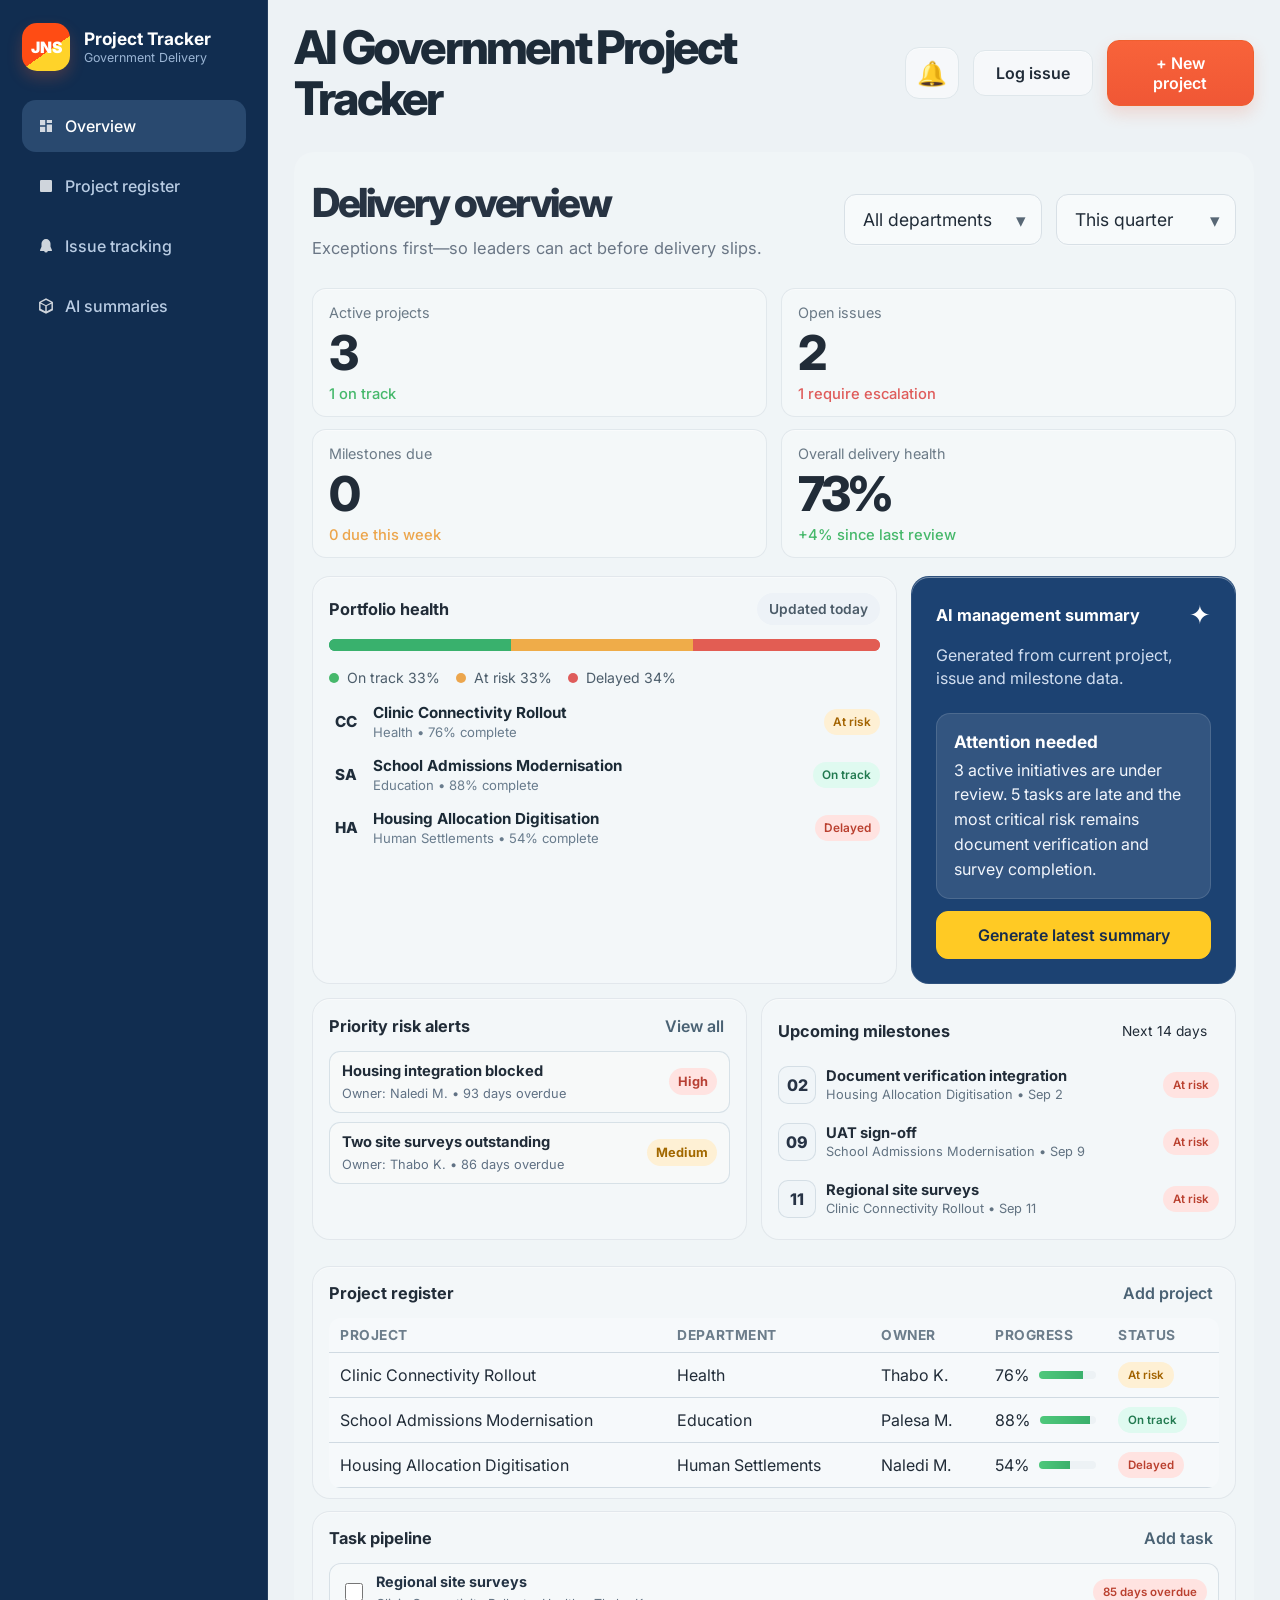
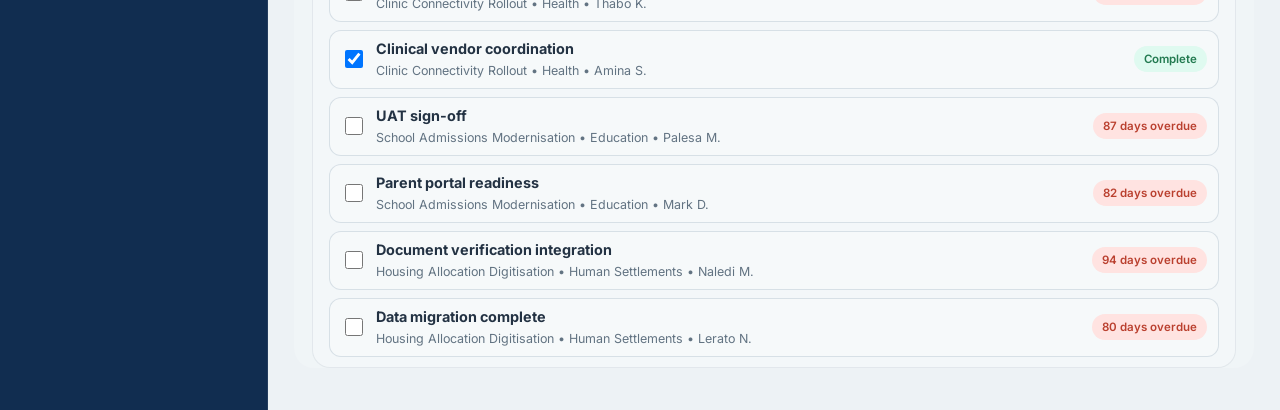
<file: src/index.html>
<!DOCTYPE html>
<html lang="en">
  <head>
    <meta charset="UTF-8" />
    <meta name="viewport" content="width=device-width, initial-scale=1.0" />
    <title>JNS AI Government Project Tracker</title>
    <link rel="preconnect" href="https://fonts.googleapis.com" />
    <link rel="preconnect" href="https://fonts.gstatic.com" crossorigin />
    <link href="https://fonts.googleapis.com/css2?family=Inter:wght@400;500;600;700;800;900&display=swap" rel="stylesheet" />
    <link rel="stylesheet" href="styles.css" />
  </head>
  <body>
    <div class="app-shell">
      <aside class="sidebar" aria-label="Sidebar navigation">
        <div class="brand-mark" aria-label="JNS home">
          <span>JNS</span>
        </div>
        <div class="brand-copy">
          <strong>Project Tracker</strong>
          <span>Government Delivery</span>
        </div>

        <nav class="sidebar-nav" aria-label="Pages">
          <a class="nav-button active" href="index.html" aria-label="Overview" title="Overview">
            <svg viewBox="0 0 24 24" aria-hidden="true"><path d="M4 4h7v7H4zm9 0h7v4h-7zm0 6h7v10h-7zM4 13h7v7H4z"/></svg>
            <span>Overview</span>
          </a>
          <a class="nav-button" href="projects.html" aria-label="Projects" title="Projects">
            <svg viewBox="0 0 24 24" aria-hidden="true"><path d="M4 5.5A1.5 1.5 0 0 1 5.5 4h13A1.5 1.5 0 0 1 20 5.5v13a1.5 1.5 0 0 1-1.5 1.5h-13A1.5 1.5 0 0 1 4 18.5zm2 1.5h12v10H6zm2 2v6h8v-6zm2 1h4v4h-4z"/></svg>
            <span>Project register</span>
          </a>
          <a class="nav-button" href="issues.html" aria-label="Issues" title="Issues">
            <svg viewBox="0 0 24 24" aria-hidden="true"><path d="M12 2.75a6 6 0 0 1 6 6v4.4l1.9 4.1a1 1 0 0 1-.9 1.45H4.99a1 1 0 0 1-.9-1.45l1.9-4.1V8.75a6 6 0 0 1 6-6zm0 18a2.5 2.5 0 0 1-2.45-2h4.9A2.5 2.5 0 0 1 12 20.75z"/></svg>
            <span>Issue tracking</span>
          </a>
          <a class="nav-button" href="tasks.html" aria-label="Tasks" title="Tasks">
            <svg viewBox="0 0 24 24" aria-hidden="true"><path d="M12 1.75 2.75 6.5v11L12 22.25l9.25-4.75v-11zm0 2.2 6.75 3.47-6.75 3.47-6.75-3.47zm-7.25 5 6.25 3.2v6.88l-6.25-3.21zm14.5 0v6.87l-6.25 3.21v-6.88z"/></svg>
            <span>AI summaries</span>
          </a>
        </nav>
      </aside>

      <main class="page-content">
        <header class="topbar">
          <h1>AI Government Project Tracker</h1>

          <div class="header-actions">
            <button class="pill-button icon-button" id="openNotifications" aria-label="Notifications">
              <span class="bell">🔔</span>
            </button>
            <button class="pill-button secondary" id="openIssueModal">Log issue</button>
            <button class="pill-button primary" id="openProjectModal">+ New project</button>
          </div>
        </header>

        <aside id="notificationPanel" class="notification-panel hidden" aria-live="polite">
          <div class="panel-header compact">
            <h3>Automated reminders</h3>
            <button class="text-button" id="closeNotifications">Close</button>
          </div>
          <ul id="reminderList"></ul>
        </aside>

        <section class="overview-panel">
          <div class="overview-header">
            <div>
              <h2>Delivery overview</h2>
              <p>Exceptions first—so leaders can act before delivery slips.</p>
            </div>

            <div class="filters">
              <label class="select-wrap">
                <span class="sr-only">Department</span>
                <select id="departmentFilter" aria-label="Department">
                  <option value="All departments">All departments</option>
                  <option value="Human Settlements">Human Settlements</option>
                  <option value="Health">Health</option>
                  <option value="Education">Education</option>
                </select>
              </label>

              <label class="select-wrap">
                <span class="sr-only">Period</span>
                <select aria-label="Period">
                  <option>This quarter</option>
                  <option>This month</option>
                </select>
              </label>
            </div>
          </div>

          <div class="stats-grid">
            <article class="stat-card">
              <div class="label">Active projects</div>
              <div class="value" id="activeProjectsStat">12</div>
              <div class="meta success" id="activeProjectsMeta">8 on track</div>
            </article>

            <article class="stat-card">
              <div class="label">Open issues</div>
              <div class="value" id="openIssuesStat">7</div>
              <div class="meta danger" id="openIssuesMeta">2 require escalation</div>
            </article>

            <article class="stat-card">
              <div class="label">Milestones due</div>
              <div class="value" id="milestonesDueStat">9</div>
              <div class="meta warning" id="milestonesDueMeta">3 due this week</div>
            </article>

            <article class="stat-card">
              <div class="label">Overall delivery health</div>
              <div class="value" id="deliveryHealthStat">78%</div>
              <div class="meta success" id="deliveryHealthMeta">+4% since last review</div>
            </article>
          </div>

          <div class="bottom-panels">
            <div class="panel portfolio-panel">
              <div class="panel-header">
                <h3>Portfolio health</h3>
                <span class="badge subtle">Updated today</span>
              </div>

              <div class="bar-track" aria-label="Portfolio health distribution">
                <span class="segment green" id="portfolioOnTrack" style="width: 62%"></span>
                <span class="segment amber" id="portfolioAtRisk" style="width: 23%"></span>
                <span class="segment red" id="portfolioDelayed" style="width: 15%"></span>
              </div>

              <div class="legend">
                <span class="legend-item"><i class="dot green"></i><span id="legendOnTrack">On track 62%</span></span>
                <span class="legend-item"><i class="dot amber"></i><span id="legendAtRisk">At risk 23%</span></span>
                <span class="legend-item"><i class="dot red"></i><span id="legendDelayed">Delayed 15%</span></span>
              </div>

              <div class="project-list" id="projectList"></div>
            </div>

            <aside class="panel ai-panel">
              <div class="panel-header compact">
                <h3>AI management summary</h3>
                <span class="spark">✦</span>
              </div>

              <p class="muted">Generated from current project, issue and milestone data.</p>

              <div class="summary-box">
                <strong>Attention needed</strong>
                <p id="summaryText">Housing Allocation Digitisation is delayed by document-verification integration. Clinic Connectivity is at risk because two regional site surveys are overdue.</p>
              </div>

              <button class="generate-button" id="generateSummary">Generate latest summary</button>
            </aside>
          </div>

          <div class="alert-grid">
            <div class="panel risk-panel">
              <div class="panel-header">
                <h3>Priority risk alerts</h3>
                <button class="text-button" id="viewAllIssues">View all</button>
              </div>

              <div class="alert-list" id="alertList"></div>
            </div>

            <div class="panel milestones-panel">
              <div class="panel-header">
                <h3>Upcoming milestones</h3>
                <span class="muted-small">Next 14 days</span>
              </div>

              <div class="milestone-list" id="milestoneList"></div>
            </div>
          </div>

          <section class="panel register-panel">
            <div class="panel-header">
              <h3>Project register</h3>
              <button class="text-button" id="registerAddProject">Add project</button>
            </div>
            <div class="table-scroll">
              <table class="project-register-table">
                <thead>
                  <tr>
                    <th>Project</th>
                    <th>Department</th>
                    <th>Owner</th>
                    <th>Progress</th>
                    <th>Status</th>
                  </tr>
                </thead>
                <tbody id="projectTableBody"></tbody>
              </table>
            </div>
          </section>

          <section class="panel task-panel">
            <div class="panel-header">
              <h3>Task pipeline</h3>
              <button class="text-button" id="taskAddIssue">Add task</button>
            </div>
            <div id="taskList" class="task-list"></div>
          </section>
        </section>
      </main>
    </div>

    <div id="projectModal" class="modal hidden" role="dialog" aria-modal="true" aria-labelledby="projectModalTitle">
      <div class="modal-content">
        <div class="modal-header">
          <h3 id="projectModalTitle">Add project</h3>
          <button class="close-button" data-close="projectModal" aria-label="Close">×</button>
        </div>
        <form id="projectForm">
          <div class="field-grid">
            <label>
              Project name
              <input type="text" name="name" required />
            </label>
            <label>
              Department
              <select name="department" required>
                <option value="Health">Health</option>
                <option value="Education">Education</option>
                <option value="Human Settlements">Human Settlements</option>
              </select>
            </label>
            <label>
              Owner
              <input type="text" name="owner" required />
            </label>
            <label>
              Progress (%)
              <input type="number" name="progress" min="0" max="100" value="50" required />
            </label>
            <label>
              Due date
              <input type="date" name="dueDate" required />
            </label>
          </div>
          <button type="submit" class="primary submit-button">Save project</button>
        </form>
      </div>
    </div>

    <div id="issueModal" class="modal hidden" role="dialog" aria-modal="true" aria-labelledby="issueModalTitle">
      <div class="modal-content">
        <div class="modal-header">
          <h3 id="issueModalTitle">Log issue</h3>
          <button class="close-button" data-close="issueModal" aria-label="Close">×</button>
        </div>
        <form id="issueForm">
          <div class="field-grid">
            <label>
              Issue title
              <input type="text" name="title" required />
            </label>
            <label>
              Related project
              <select name="project" id="issueProjectSelect" required></select>
            </label>
            <label>
              Owner
              <input type="text" name="owner" required />
            </label>
            <label>
              Priority
              <select name="priority" required>
                <option value="High">High</option>
                <option value="Medium">Medium</option>
                <option value="Low">Low</option>
              </select>
            </label>
            <label>
              Due date
              <input type="date" name="dueDate" required />
            </label>
          </div>
          <button type="submit" class="primary submit-button">Save issue</button>
        </form>
      </div>
    </div>

    <script src="script.js"></script>
  </body>
</html>
</file>
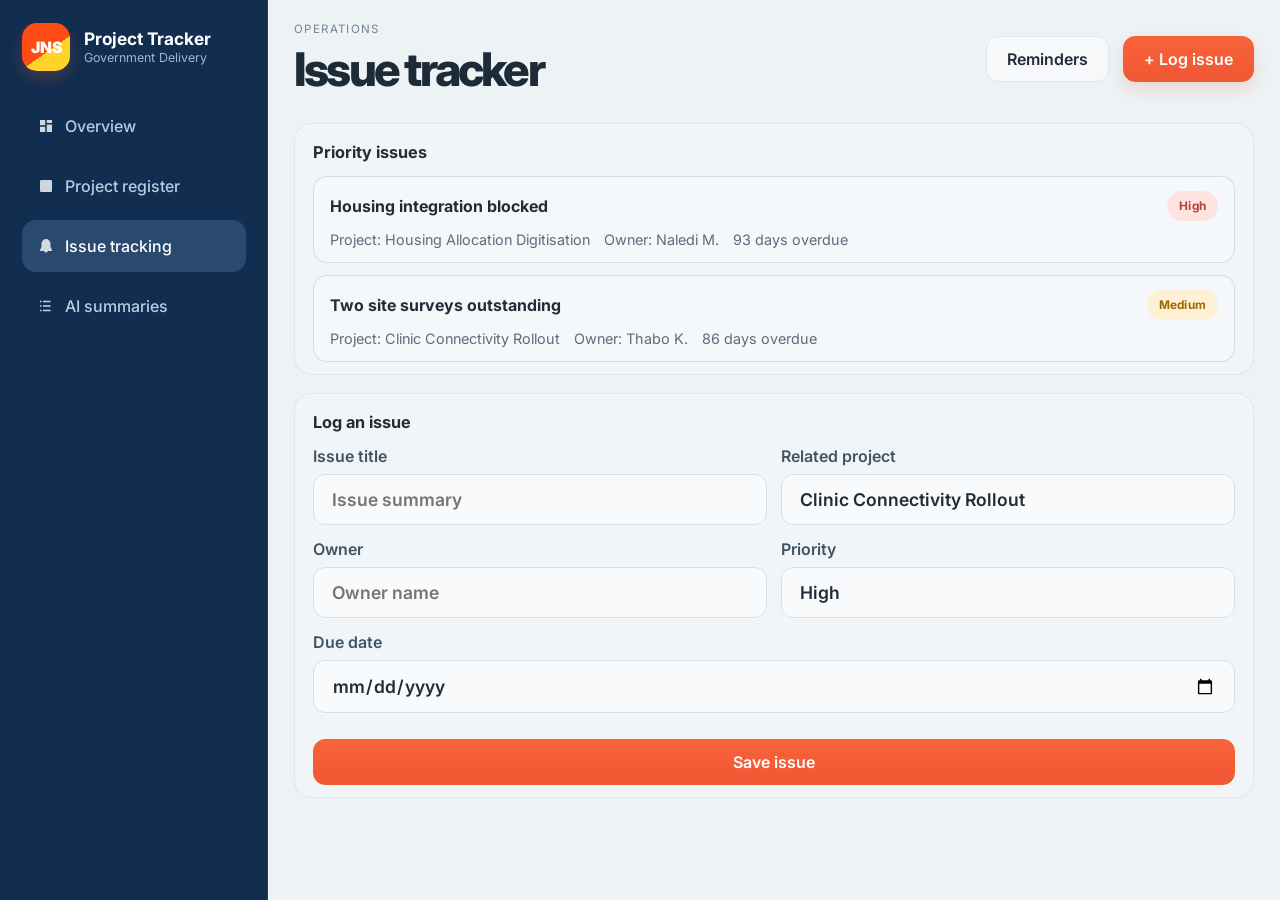
<file: src/issues.html>
<!DOCTYPE html>
<html lang="en">
  <head>
    <meta charset="UTF-8" />
    <meta name="viewport" content="width=device-width, initial-scale=1.0" />
    <title>Issues | JNS AI Government Project Tracker</title>
    <link rel="preconnect" href="https://fonts.googleapis.com" />
    <link rel="preconnect" href="https://fonts.gstatic.com" crossorigin />
    <link href="https://fonts.googleapis.com/css2?family=Inter:wght@400;500;600;700;800;900&display=swap" rel="stylesheet" />
    <link rel="stylesheet" href="styles.css" />
  </head>
  <body>
    <div class="app-shell">
      <aside class="sidebar" aria-label="Sidebar navigation">
        <div class="brand-mark" aria-label="JNS home"><span>JNS</span></div>
        <div class="brand-copy"><strong>Project Tracker</strong><span>Government Delivery</span></div>
        <nav class="sidebar-nav" aria-label="Pages">
          <a class="nav-button" href="index.html" aria-label="Overview" title="Overview">
            <svg viewBox="0 0 24 24" aria-hidden="true"><path d="M4 4h7v7H4zm9 0h7v4h-7zm0 6h7v10h-7zM4 13h7v7H4z"/></svg>
            <span>Overview</span>
          </a>
          <a class="nav-button" href="projects.html" aria-label="Projects" title="Projects">
            <svg viewBox="0 0 24 24" aria-hidden="true"><path d="M4 5.5A1.5 1.5 0 0 1 5.5 4h13A1.5 1.5 0 0 1 20 5.5v13a1.5 1.5 0 0 1-1.5 1.5h-13A1.5 1.5 0 0 1 4 18.5zm2 1.5h12v10H6zm2 2v6h8v-6zm2 1h4v4h-4z"/></svg>
            <span>Project register</span>
          </a>
          <a class="nav-button active" href="issues.html" aria-label="Issues" title="Issues">
            <svg viewBox="0 0 24 24" aria-hidden="true"><path d="M12 2.75a6 6 0 0 1 6 6v4.4l1.9 4.1a1 1 0 0 1-.9 1.45H4.99a1 1 0 0 1-.9-1.45l1.9-4.1V8.75a6 6 0 0 1 6-6zm0 18a2.5 2.5 0 0 1-2.45-2h4.9A2.5 2.5 0 0 1 12 20.75z"/></svg>
            <span>Issue tracking</span>
          </a>
          <a class="nav-button" href="tasks.html" aria-label="Tasks" title="Tasks">
            <svg viewBox="0 0 24 24" aria-hidden="true"><path d="M8 5h10v2H8zm0 6h10v2H8zm0 6h10v2H8zM4 5h2v2H4zm0 6h2v2H4zm0 6h2v2H4z"/></svg>
            <span>AI summaries</span>
          </a>
        </nav>
      </aside>

      <main class="page-content">
        <header class="topbar">
          <div>
            <p class="eyebrow">Operations</p>
            <h1>Issue tracker</h1>
          </div>
          <div class="header-actions">
            <button class="pill-button secondary" id="issueReminderOpen">Reminders</button>
            <button class="pill-button primary" id="issueQuickAdd">+ Log issue</button>
          </div>
        </header>

        <aside id="notificationPanel" class="notification-panel hidden"></aside>

        <section class="panel page-panel">
          <div class="panel-header">
            <h3>Priority issues</h3>
          </div>
          <div id="issueList" class="issue-list"></div>
        </section>

        <section class="panel page-panel form-panel">
          <div class="panel-header">
            <h3>Log an issue</h3>
          </div>
          <form id="issueForm" class="entity-form">
            <div class="field-grid">
              <label>
                Issue title
                <input type="text" name="title" placeholder="Issue summary" required />
              </label>
              <label>
                Related project
                <select name="project" id="issueProjectSelect" required></select>
              </label>
              <label>
                Owner
                <input type="text" name="owner" placeholder="Owner name" required />
              </label>
              <label>
                Priority
                <select name="priority" required>
                  <option value="High">High</option>
                  <option value="Medium">Medium</option>
                  <option value="Low">Low</option>
                </select>
              </label>
              <label>
                Due date
                <input type="date" name="dueDate" required />
              </label>
            </div>
            <button type="submit" class="primary submit-button">Save issue</button>
          </form>
        </section>
      </main>
    </div>

    <script src="script.js"></script>
  </body>
</html>
</file>
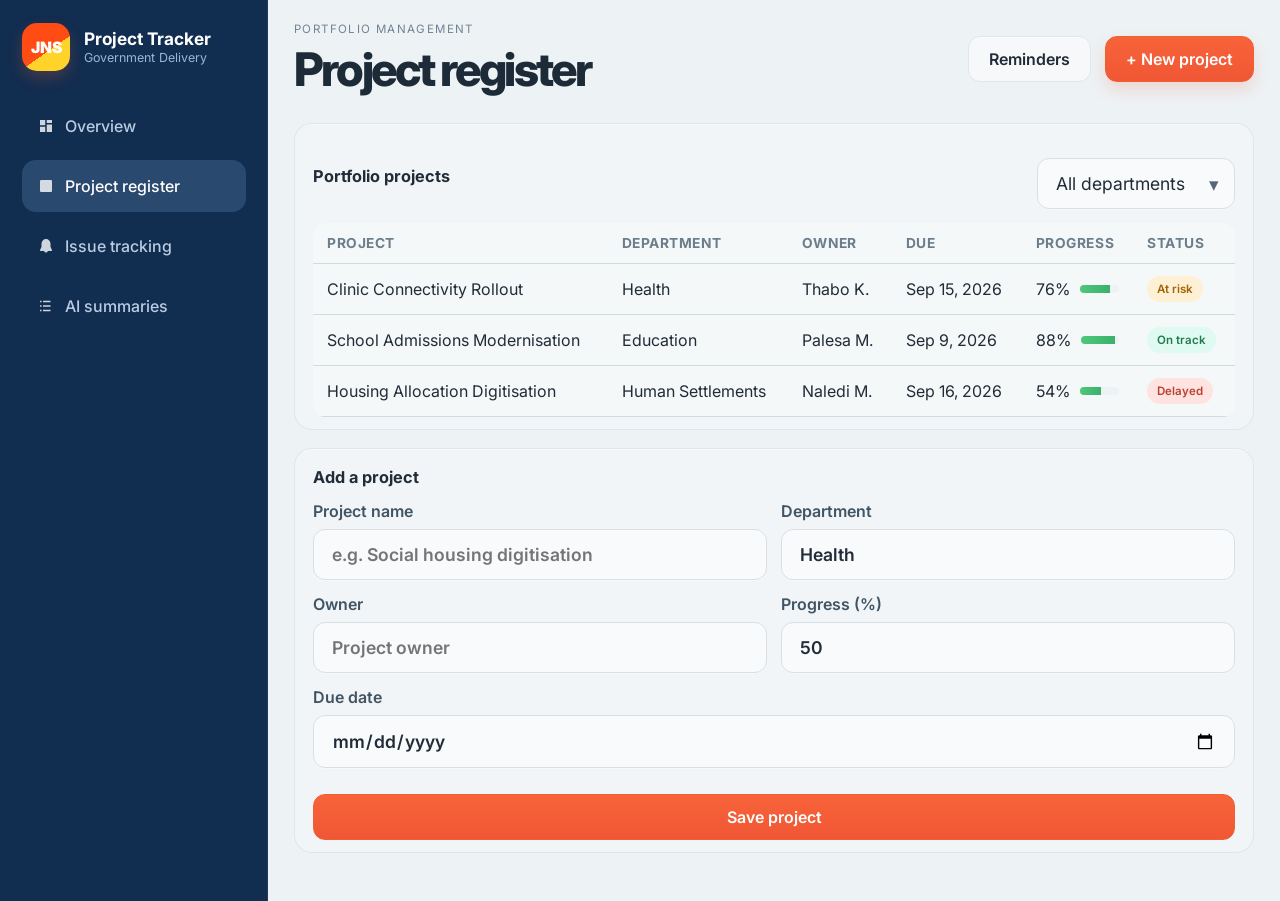
<file: src/projects.html>
<!DOCTYPE html>
<html lang="en">
  <head>
    <meta charset="UTF-8" />
    <meta name="viewport" content="width=device-width, initial-scale=1.0" />
    <title>Projects | JNS AI Government Project Tracker</title>
    <link rel="preconnect" href="https://fonts.googleapis.com" />
    <link rel="preconnect" href="https://fonts.gstatic.com" crossorigin />
    <link href="https://fonts.googleapis.com/css2?family=Inter:wght@400;500;600;700;800;900&display=swap" rel="stylesheet" />
    <link rel="stylesheet" href="styles.css" />
  </head>
  <body>
    <div class="app-shell">
      <aside class="sidebar" aria-label="Sidebar navigation">
        <div class="brand-mark" aria-label="JNS home"><span>JNS</span></div>
        <div class="brand-copy"><strong>Project Tracker</strong><span>Government Delivery</span></div>
        <nav class="sidebar-nav" aria-label="Pages">
          <a class="nav-button" href="index.html" aria-label="Overview" title="Overview">
            <svg viewBox="0 0 24 24" aria-hidden="true"><path d="M4 4h7v7H4zm9 0h7v4h-7zm0 6h7v10h-7zM4 13h7v7H4z"/></svg>
            <span>Overview</span>
          </a>
          <a class="nav-button active" href="projects.html" aria-label="Projects" title="Projects">
            <svg viewBox="0 0 24 24" aria-hidden="true"><path d="M4 5.5A1.5 1.5 0 0 1 5.5 4h13A1.5 1.5 0 0 1 20 5.5v13a1.5 1.5 0 0 1-1.5 1.5h-13A1.5 1.5 0 0 1 4 18.5zm2 1.5h12v10H6zm2 2v6h8v-6zm2 1h4v4h-4z"/></svg>
            <span>Project register</span>
          </a>
          <a class="nav-button" href="issues.html" aria-label="Issues" title="Issues">
            <svg viewBox="0 0 24 24" aria-hidden="true"><path d="M12 2.75a6 6 0 0 1 6 6v4.4l1.9 4.1a1 1 0 0 1-.9 1.45H4.99a1 1 0 0 1-.9-1.45l1.9-4.1V8.75a6 6 0 0 1 6-6zm0 18a2.5 2.5 0 0 1-2.45-2h4.9A2.5 2.5 0 0 1 12 20.75z"/></svg>
            <span>Issue tracking</span>
          </a>
          <a class="nav-button" href="tasks.html" aria-label="Tasks" title="Tasks">
            <svg viewBox="0 0 24 24" aria-hidden="true"><path d="M8 5h10v2H8zm0 6h10v2H8zm0 6h10v2H8zM4 5h2v2H4zm0 6h2v2H4zm0 6h2v2H4z"/></svg>
            <span>AI summaries</span>
          </a>
        </nav>
      </aside>

      <main class="page-content">
        <header class="topbar">
          <div>
            <p class="eyebrow">Portfolio management</p>
            <h1>Project register</h1>
          </div>
          <div class="header-actions">
            <button class="pill-button secondary" id="quickReminderOpen">Reminders</button>
            <button class="pill-button primary" id="projectQuickAdd">+ New project</button>
          </div>
        </header>

        <aside id="notificationPanel" class="notification-panel hidden"></aside>

        <section class="panel page-panel">
          <div class="panel-header">
            <h3>Portfolio projects</h3>
            <div class="filters compact-inline">
              <label class="select-wrap narrow">
                <select id="projectDepartmentFilter">
                  <option value="All departments">All departments</option>
                  <option value="Health">Health</option>
                  <option value="Education">Education</option>
                  <option value="Human Settlements">Human Settlements</option>
                </select>
              </label>
            </div>
          </div>
          <div class="table-scroll">
            <table class="project-register-table">
              <thead>
                <tr>
                  <th>Project</th>
                  <th>Department</th>
                  <th>Owner</th>
                  <th>Due</th>
                  <th>Progress</th>
                  <th>Status</th>
                </tr>
              </thead>
              <tbody id="projectTableBody"></tbody>
            </table>
          </div>
        </section>

        <section class="panel page-panel form-panel">
          <div class="panel-header">
            <h3>Add a project</h3>
          </div>
          <form id="projectForm" class="entity-form">
            <div class="field-grid">
              <label>
                Project name
                <input type="text" name="name" placeholder="e.g. Social housing digitisation" required />
              </label>
              <label>
                Department
                <select name="department" required>
                  <option value="Health">Health</option>
                  <option value="Education">Education</option>
                  <option value="Human Settlements">Human Settlements</option>
                </select>
              </label>
              <label>
                Owner
                <input type="text" name="owner" placeholder="Project owner" required />
              </label>
              <label>
                Progress (%)
                <input type="number" name="progress" min="0" max="100" value="50" required />
              </label>
              <label>
                Due date
                <input type="date" name="dueDate" required />
              </label>
            </div>
            <button type="submit" class="primary submit-button">Save project</button>
          </form>
        </section>
      </main>
    </div>

    <script src="script.js"></script>
  </body>
</html>
</file>
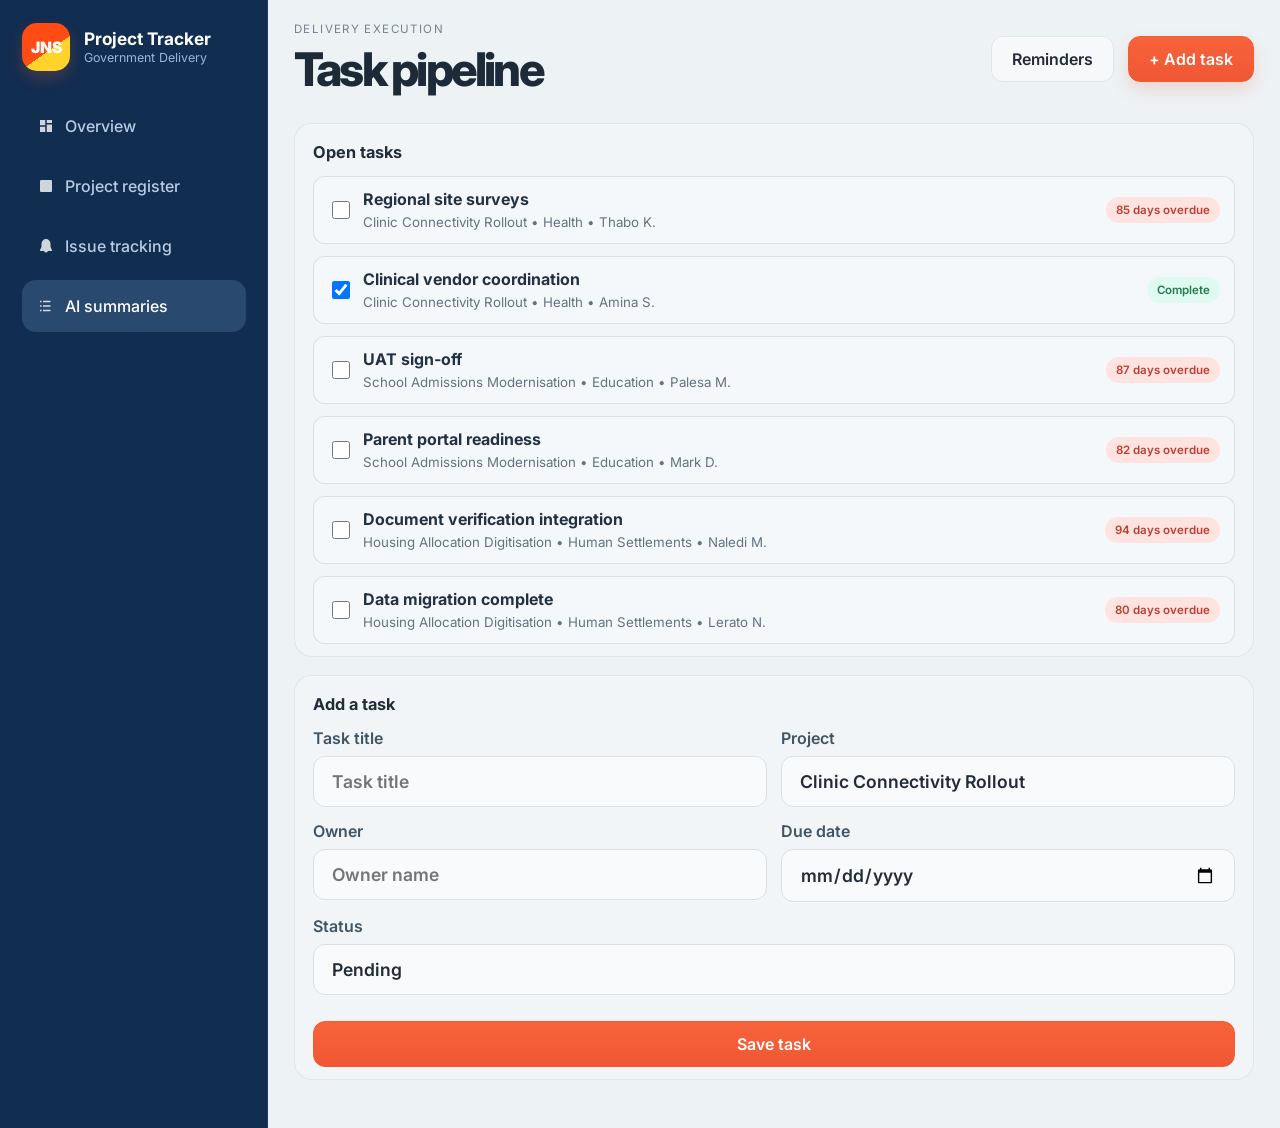
<file: src/tasks.html>
<!DOCTYPE html>
<html lang="en">
  <head>
    <meta charset="UTF-8" />
    <meta name="viewport" content="width=device-width, initial-scale=1.0" />
    <title>Tasks | JNS AI Government Project Tracker</title>
    <link rel="preconnect" href="https://fonts.googleapis.com" />
    <link rel="preconnect" href="https://fonts.gstatic.com" crossorigin />
    <link href="https://fonts.googleapis.com/css2?family=Inter:wght@400;500;600;700;800;900&display=swap" rel="stylesheet" />
    <link rel="stylesheet" href="styles.css" />
  </head>
  <body>
    <div class="app-shell">
      <aside class="sidebar" aria-label="Sidebar navigation">
        <div class="brand-mark" aria-label="JNS home"><span>JNS</span></div>
        <div class="brand-copy"><strong>Project Tracker</strong><span>Government Delivery</span></div>
        <nav class="sidebar-nav" aria-label="Pages">
          <a class="nav-button" href="index.html" aria-label="Overview" title="Overview">
            <svg viewBox="0 0 24 24" aria-hidden="true"><path d="M4 4h7v7H4zm9 0h7v4h-7zm0 6h7v10h-7zM4 13h7v7H4z"/></svg>
            <span>Overview</span>
          </a>
          <a class="nav-button" href="projects.html" aria-label="Projects" title="Projects">
            <svg viewBox="0 0 24 24" aria-hidden="true"><path d="M4 5.5A1.5 1.5 0 0 1 5.5 4h13A1.5 1.5 0 0 1 20 5.5v13a1.5 1.5 0 0 1-1.5 1.5h-13A1.5 1.5 0 0 1 4 18.5zm2 1.5h12v10H6zm2 2v6h8v-6zm2 1h4v4h-4z"/></svg>
            <span>Project register</span>
          </a>
          <a class="nav-button" href="issues.html" aria-label="Issues" title="Issues">
            <svg viewBox="0 0 24 24" aria-hidden="true"><path d="M12 2.75a6 6 0 0 1 6 6v4.4l1.9 4.1a1 1 0 0 1-.9 1.45H4.99a1 1 0 0 1-.9-1.45l1.9-4.1V8.75a6 6 0 0 1 6-6zm0 18a2.5 2.5 0 0 1-2.45-2h4.9A2.5 2.5 0 0 1 12 20.75z"/></svg>
            <span>Issue tracking</span>
          </a>
          <a class="nav-button active" href="tasks.html" aria-label="Tasks" title="Tasks">
            <svg viewBox="0 0 24 24" aria-hidden="true"><path d="M8 5h10v2H8zm0 6h10v2H8zm0 6h10v2H8zM4 5h2v2H4zm0 6h2v2H4zm0 6h2v2H4z"/></svg>
            <span>AI summaries</span>
          </a>
        </nav>
      </aside>

      <main class="page-content">
        <header class="topbar">
          <div>
            <p class="eyebrow">Delivery execution</p>
            <h1>Task pipeline</h1>
          </div>
          <div class="header-actions">
            <button class="pill-button secondary" id="taskReminderOpen">Reminders</button>
            <button class="pill-button primary" id="taskQuickAdd">+ Add task</button>
          </div>
        </header>

        <aside id="notificationPanel" class="notification-panel hidden"></aside>

        <section class="panel page-panel">
          <div class="panel-header">
            <h3>Open tasks</h3>
          </div>
          <div id="taskList" class="task-list"></div>
        </section>

        <section class="panel page-panel form-panel">
          <div class="panel-header">
            <h3>Add a task</h3>
          </div>
          <form id="taskForm" class="entity-form">
            <div class="field-grid">
              <label>
                Task title
                <input type="text" name="title" placeholder="Task title" required />
              </label>
              <label>
                Project
                <select name="project" id="taskProjectSelect" required></select>
              </label>
              <label>
                Owner
                <input type="text" name="owner" placeholder="Owner name" required />
              </label>
              <label>
                Due date
                <input type="date" name="dueDate" required />
              </label>
              <label>
                Status
                <select name="status" required>
                  <option value="Pending">Pending</option>
                  <option value="In progress">In progress</option>
                  <option value="Blocked">Blocked</option>
                </select>
              </label>
            </div>
            <button type="submit" class="primary submit-button">Save task</button>
          </form>
        </section>
      </main>
    </div>

    <script src="script.js"></script>
  </body>
</html>
</file>
<file: src/styles.css>
:root {
  --bg: #edf2f5;
  --panel: #f8fafb;
  --panel-strong: #f3f5f7;
  --sidebar: #1f2f43;
  --sidebar-alt: #253c55;
  --primary: #f15d3a;
  --primary-dark: #e95434;
  --text: #212c38;
  --muted: #697988;
  --line: #dfe7eb;
  --green: #46b86b;
  --green-soft: #dffaf0;
  --amber: #eca64d;
  --amber-soft: #fef0d4;
  --red: #df5c5b;
  --red-soft: #ffe3e1;
  --white: #ffffff;
  --shadow: 0 8px 18px rgba(26, 39, 55, 0.06);
}

* {
  box-sizing: border-box;
}

html, body {
  margin: 0;
  min-height: 100%;
  font-family: "Inter", sans-serif;
  background: var(--bg);
  color: var(--text);
}

body {
  min-height: 100vh;
}

button,
select,
input {
  font: inherit;
}

.app-shell {
  display: flex;
  min-height: 100vh;
  background: var(--bg);
  animation: page-enter 0.36s ease-out both;
  transform-origin: center top;
}

@keyframes page-enter {
  from {
    opacity: 0;
    transform: translateY(10px);
  }
  to {
    opacity: 1;
    transform: translateY(0);
  }
}

body.is-leaving .app-shell {
  animation: page-leave 0.18s ease-in both;
  pointer-events: none;
}

@keyframes page-leave {
  from {
    opacity: 1;
    transform: translateY(0);
  }
  to {
    opacity: 0;
    transform: translateY(-6px);
  }
}

.sidebar {
  width: 268px;
  flex: 0 0 268px;
  background: #112d50;
  display: flex;
  flex-wrap: wrap;
  align-content: flex-start;
  gap: 0 14px;
  padding: 23px 22px;
  box-shadow: inset -1px 0 0 rgba(255, 255, 255, 0.08);
}

.brand-mark {
  width: 48px;
  height: 48px;
  border-radius: 15px;
  background: linear-gradient(145deg, #ff4c14 0 57%, #ffd329 57% 100%);
  display: flex;
  align-items: center;
  justify-content: center;
  font-weight: 900;
  font-size: 0.98rem;
  color: #fff;
  box-shadow: 0 7px 15px rgba(240, 95, 54, 0.24);
  margin: 0;
}

.brand-copy {
  display: flex;
  flex-direction: column;
  justify-content: center;
  gap: 2px;
  min-height: 48px;
  color: #fff;
}

.brand-copy strong {
  font-size: 1.08rem;
  line-height: 1.1;
}

.brand-copy span {
  color: #9bb5d4;
  font-size: 0.78rem;
}

.sidebar-nav {
  width: 100%;
  display: flex;
  flex-direction: column;
  align-items: stretch;
  gap: 8px;
  margin-top: 29px;
}

.nav-button {
  width: 100%;
  height: 52px;
  border: none;
  border-radius: 14px;
  background: transparent;
  display: flex;
  align-items: center;
  gap: 10px;
  padding: 0 15px;
  cursor: pointer;
  transition: transform 0.18s ease, background 0.18s ease;
  text-decoration: none;
  color: #b9cce3;
  font-size: 1rem;
  font-weight: 500;
}

.nav-button svg {
  width: 22px;
  height: 22px;
  fill: rgba(255, 255, 255, 0.8);
  flex: 0 0 18px;
}

.nav-button.active {
  background: #29496f;
  color: #fff;
}

.nav-button:hover {
  transform: translateY(-1px);
}

.page-content {
  flex: 1;
  padding: 18px 26px 30px 26px;
}

.eyebrow {
  text-transform: uppercase;
  letter-spacing: 0.12em;
  font-size: 0.72rem;
  color: #728395;
  margin: 0 0 8px;
}

.topbar {
  display: flex;
  align-items: center;
  justify-content: space-between;
  gap: 20px;
  padding: 4px 0 10px;
  margin-bottom: 18px;
}

.topbar h1 {
  font-size: clamp(2.3rem, 2vw + 1.3rem, 3.2rem);
  line-height: 1.1;
  letter-spacing: -0.06em;
  margin: 0;
  font-weight: 800;
  color: #1d2b38;
}

.header-actions {
  display: flex;
  align-items: center;
  gap: 14px;
}

.pill-button {
  border: 1px solid var(--line);
  background: rgba(255, 255, 255, 0.45);
  border-radius: 12px;
  padding: 12px 20px;
  font-weight: 600;
  color: var(--text);
  cursor: pointer;
  box-shadow: inset 0 1px 0 rgba(255, 255, 255, 0.4);
}

.icon-button {
  width: 54px;
  height: 52px;
  padding: 0;
  display: grid;
  place-items: center;
  border-radius: 14px;
}

.bell {
  font-size: 1.5rem;
}

.pill-button.primary {
  background: linear-gradient(180deg, #f8633a 0%, #f05735 100%);
  border-color: #ef5f2f;
  color: var(--white);
  box-shadow: 0 8px 16px rgba(240, 96, 54, 0.18);
}

.pill-button.secondary {
  min-width: 120px;
}

.notification-panel {
  margin: 0 18px 18px;
  background: rgba(255,255,255,0.7);
  border: 1px solid rgba(183,195,206,0.8);
  border-radius: 16px;
  padding: 18px;
  box-shadow: var(--shadow);
}

.notification-panel.hidden,
.modal.hidden {
  display: none;
}

.notification-panel ul {
  list-style: none;
  padding: 0;
  margin: 12px 0 0;
  display: flex;
  flex-direction: column;
  gap: 10px;
}

.notification-panel li {
  background: rgba(240,244,246,0.9);
  border: 1px solid rgba(210,220,228,0.9);
  border-radius: 12px;
  padding: 10px 12px;
  color: #435565;
}

.overview-panel {
  background: rgba(255, 255, 255, 0.18);
  border-radius: 20px;
  padding: 18px 0 0;
}

.overview-header {
  display: flex;
  align-items: flex-start;
  justify-content: space-between;
  gap: 18px;
  padding: 8px 18px 10px 18px;
}

.overview-header h2 {
  margin: 0;
  font-size: clamp(2.2rem, 2vw + 0.9rem, 3.25rem);
  letter-spacing: -0.06em;
  font-weight: 800;
  color: #273342;
}

.overview-header p {
  margin: 10px 0 0;
  color: #6a7685;
  font-size: 1.03rem;
  line-height: 1.4;
  max-width: 520px;
}

.filters {
  display: flex;
  align-items: center;
  gap: 14px;
  padding-top: 16px;
}

.select-wrap {
  position: relative;
  display: block;
}

.select-wrap select,
.field-grid input,
.field-grid select {
  appearance: none;
  border: 1px solid #d8e0e6;
  background: rgba(255, 255, 255, 0.5);
  color: var(--text);
  padding: 14px 18px;
  border-radius: 12px;
  min-width: 180px;
  font-size: 1.1rem;
  box-shadow: 0 1px 0 rgba(255, 255, 255, 0.3);
}

.field-grid input,
.field-grid select {
  width: 100%;
  min-width: 0;
}

.select-wrap::after {
  content: "▾";
  position: absolute;
  right: 16px;
  top: 50%;
  transform: translateY(-50%);
  color: #586775;
  font-size: 1.2rem;
  pointer-events: none;
}

.stats-grid {
  display: grid;
  grid-template-columns: repeat(2, minmax(260px, 1fr));
  gap: 16px 18px;
  padding: 26px 18px 12px 18px;
}

.stat-card {
  background: rgba(255, 255, 255, 0.28);
  border: 1px solid rgba(176, 189, 201, 0.28);
  border-radius: 18px;
  min-height: 170px;
  padding: 18px 20px 16px 20px;
  box-shadow: inset 0 1px 0 rgba(255,255,255,0.4);
}

.stat-card .label {
  color: #6b7a87;
  font-size: 1.05rem;
  margin-bottom: 12px;
}

.stat-card .value {
  font-size: clamp(2.8rem, 2vw + 1.9rem, 4rem);
  line-height: 1;
  letter-spacing: -0.07em;
  font-weight: 800;
  margin: 0 0 12px;
  display: flex;
  align-items: center;
  min-height: 60px;
}

.meta {
  font-size: 1.1rem;
  font-weight: 500;
}

.meta.success {
  color: var(--green);
}

.meta.warning {
  color: var(--amber);
}

.meta.danger {
  color: var(--red);
}

.bottom-panels {
  display: grid;
  grid-template-columns: 1.8fr 1fr;
  gap: 18px;
  padding: 12px 18px 0 18px;
}

.panel {
  background: rgba(255, 255, 255, 0.24);
  border: 1px solid rgba(178, 190, 200, 0.28);
  border-radius: 18px;
  padding: 18px 18px 12px;
  box-shadow: inset 0 1px 0 rgba(255,255,255,0.4);
}

.panel-header {
  display: flex;
  align-items: center;
  justify-content: space-between;
  gap: 10px;
  margin-bottom: 14px;
}

.panel-header h3 {
  margin: 0;
  font-size: 1.02rem;
}

.page-panel {
  margin: 0 0 18px;
}

.form-panel {
  margin-top: 18px;
}

.entity-form {
  display: flex;
  flex-direction: column;
  gap: 14px;
}

.issue-list {
  display: flex;
  flex-direction: column;
  gap: 12px;
}

.issue-card {
  background: rgba(247,249,250,0.8);
  border: 1px solid rgba(210,220,228,0.9);
  border-radius: 14px;
  padding: 14px 16px;
}

.issue-head {
  display: flex;
  align-items: center;
  justify-content: space-between;
  gap: 12px;
}

.issue-meta {
  margin-top: 10px;
  display: flex;
  flex-wrap: wrap;
  gap: 8px 14px;
  color: #5c6c7c;
  font-size: 0.9rem;
}

.compact-inline {
  display: flex;
  align-items: center;
  gap: 10px;
}

.narrow {
  min-width: 180px;
}

.badge,
.muted-small {
  display: inline-flex;
  align-items: center;
  justify-content: center;
  border-radius: 999px;
  font-size: 0.86rem;
  padding: 8px 12px;
}

.badge.subtle {
  background: #edf2f7;
  color: #4b5b68;
  font-weight: 600;
}

.bar-track {
  display: flex;
  width: 100%;
  height: 12px;
  border-radius: 999px;
  overflow: hidden;
  background: linear-gradient(90deg, #1ea16f 0%, #1ea16f 62%, #f0b162 62%, #f0b162 85%, #e75f5d 85%);
  margin: 14px 0 18px;
}

.segment {
  display: block;
  height: 100%;
}

.green {
  background: #39b16d;
}

.amber {
  background: #efac49;
}

.red {
  background: #e25d53;
}

.legend {
  display: flex;
  flex-wrap: wrap;
  gap: 14px 22px;
  margin-bottom: 20px;
  color: #4c5d6b;
  font-size: 0.98rem;
}

.legend-item {
  display: inline-flex;
  align-items: center;
  gap: 8px;
}

.dot {
  display: inline-block;
  width: 10px;
  height: 10px;
  border-radius: 50%;
}

.dot.green { background: var(--green); }
.dot.amber { background: var(--amber); }
.dot.red { background: var(--red); }

.project-list {
  display: flex;
  flex-direction: column;
  gap: 18px;
}

.project-row {
  display: grid;
  grid-template-columns: auto 1fr auto;
  align-items: center;
  gap: 14px;
  padding-top: 4px;
}

.project-icon {
  width: 42px;
  height: 42px;
  border-radius: 12px;
  display: grid;
  place-items: center;
  font-weight: 800;
  font-size: 1.2rem;
  color: #1f2d3b;
}

.project-icon.h,
.project-icon.e,
.project-icon.hs {
  background: #eef5f7;
}

.project-copy {
  display: flex;
  flex-direction: column;
  gap: 2px;
}

.project-copy strong {
  font-size: 1.05rem;
  color: #1b2a36;
}

.project-copy span {
  color: #697c8d;
  font-size: 0.96rem;
}

.status-chip {
  display: inline-flex;
  align-items: center;
  justify-content: center;
  padding: 8px 12px;
  border-radius: 999px;
  font-size: 0.82rem;
  font-weight: 600;
}

.status-chip.green {
  background: var(--green-soft);
  color: #227a50;
}

.status-chip.amber {
  background: var(--amber-soft);
  color: #a36300;
}

.status-chip.red {
  background: var(--red-soft);
  color: #ba402f;
}

.status-chip.small {
  padding: 6px 10px;
  font-size: 0.72rem;
}

.ai-panel {
  display: flex;
  flex-direction: column;
  gap: 12px;
  background: #1c4272;
  border-color: rgba(255, 255, 255, 0.08);
  color: #fff;
  padding: 22px 24px 24px;
}

.panel-header.compact {
  margin-bottom: 2px;
}

.spark {
  font-size: 1.6rem;
  color: #fff;
}

.muted {
  margin: 0;
  color: #d1def0;
  font-size: 1rem;
  line-height: 1.45;
}

.summary-box {
  margin-top: 10px;
  background: rgba(255, 255, 255, 0.1);
  border-radius: 14px;
  padding: 17px 17px 16px;
  border: 1px solid rgba(255, 255, 255, 0.12);
}

.summary-box strong {
  display: block;
  margin-bottom: 6px;
  color: #fff;
  font-size: 1.08rem;
}

.summary-box p {
  margin: 0;
  color: #f2f6fc;
  line-height: 1.55;
  font-size: 1rem;
}

.generate-button,
.primary.submit-button {
  margin-top: auto;
  background: linear-gradient(180deg, #fff 0%, #f4f7f8 100%);
  border: 1px solid #dfe7ec;
  border-radius: 12px;
  padding: 12px 16px;
  color: #2d3b4c;
  font-weight: 600;
  cursor: pointer;
}

.ai-panel .generate-button {
  margin-top: auto;
  background: #ffca24;
  border-color: #ffca24;
  color: #162c4d;
  font-size: 1rem;
  padding: 13px 16px;
}

.primary.submit-button {
  margin-top: 12px;
  background: linear-gradient(180deg, #f8633a 0%, #f05735 100%);
  border-color: #ef5f2f;
  color: #fff;
}

.alert-grid {
  display: grid;
  grid-template-columns: 1.1fr 1.2fr;
  gap: 18px;
  padding: 18px;
}

.risk-panel, .milestones-panel {
  min-height: 230px;
}

.text-button {
  border: none;
  background: transparent;
  color: #4a6274;
  font-weight: 600;
  cursor: pointer;
}

.alert-list {
  display: flex;
  flex-direction: column;
  gap: 16px;
}

.alert-item {
  display: flex;
  align-items: center;
  justify-content: space-between;
  gap: 10px;
  background: rgba(248,249,250,0.7);
  border: 1px solid rgba(211,222,229,0.9);
  border-radius: 14px;
  padding: 12px 14px;
}

.alert-item strong {
  display: block;
  margin-bottom: 4px;
  font-size: 1.02rem;
}

.alert-item span {
  color: #607184;
  font-size: 0.9rem;
}

.severity {
  padding: 8px 12px;
  border-radius: 999px;
  font-size: 0.74rem;
  font-weight: 700;
  letter-spacing: 0.02em;
}

.severity.high {
  background: var(--red-soft);
  color: #b74034;
}

.severity.medium {
  background: var(--amber-soft);
  color: #a26800;
}

.milestone-list {
  display: flex;
  flex-direction: column;
  gap: 14px;
}

.milestone-item {
  display: grid;
  grid-template-columns: auto 1fr auto;
  align-items: center;
  gap: 14px;
  padding: 8px 0;
}

.date-box {
  width: 44px;
  height: 44px;
  border-radius: 12px;
  background: rgba(240, 245, 248, 0.95);
  border: 1px solid rgba(210, 220, 228, 0.9);
  display: grid;
  place-items: center;
  font-size: 1.15rem;
  font-weight: 800;
  color: #273345;
}

.milestone-copy {
  display: flex;
  flex-direction: column;
  gap: 2px;
}

.milestone-copy strong {
  font-size: 1.02rem;
}

.milestone-copy span {
  color: #627382;
  font-size: 0.9rem;
}

.register-panel,
.task-panel {
  margin: 18px;
}

.table-scroll {
  width: 100%;
  overflow-x: auto;
}

.project-register-table {
  width: max-content;
  min-width: 100%;
  border-collapse: collapse;
  background: rgba(255,255,255,0.25);
  border-radius: 12px;
  overflow: hidden;
}

.project-register-table th,
.project-register-table td {
  padding: 12px 14px;
  text-align: left;
  border-bottom: 1px solid rgba(205,215,223,0.9);
}

.project-register-table th {
  font-size: 0.86rem;
  text-transform: uppercase;
  letter-spacing: 0.04em;
  color: #6c7d8b;
}

.progress-cell {
  display: flex;
  align-items: center;
  gap: 10px;
}

.progress-bar {
  flex: 1;
  height: 8px;
  background: #edf2f5;
  border-radius: 999px;
  overflow: hidden;
}

.progress-bar > span {
  display: block;
  height: 100%;
  background: linear-gradient(90deg, #4ec87b, #3bb06c);
}

.task-list {
  display: flex;
  flex-direction: column;
  gap: 12px;
}

.task-item {
  display: flex;
  align-items: center;
  justify-content: space-between;
  gap: 16px;
  padding: 12px 14px;
  border-radius: 12px;
  background: rgba(247,249,250,0.8);
  border: 1px solid rgba(208,218,225,0.8);
}

.task-item-main {
  display: flex;
  align-items: center;
  gap: 10px;
  flex: 1;
}

.task-item input[type="checkbox"] {
  width: 18px;
  height: 18px;
}

.task-item strong {
  display: block;
  margin-bottom: 2px;
  color: #233243;
}

.task-item small {
  color: #627382;
}

.modal {
  position: fixed;
  inset: 0;
  background: rgba(18, 27, 36, 0.42);
  display: grid;
  place-items: center;
  z-index: 100;
}

.modal-content {
  background: #fff;
  width: min(560px, calc(100vw - 32px));
  border-radius: 18px;
  padding: 20px;
  box-shadow: 0 24px 60px rgba(17, 27, 35, 0.2);
}

.modal-header {
  display: flex;
  justify-content: space-between;
  align-items: center;
  margin-bottom: 14px;
}

.modal-header h3 {
  margin: 0;
  font-size: 1.25rem;
}

.close-button {
  border: none;
  background: rgba(238,243,245,0.9);
  color: #4f6070;
  width: 34px;
  height: 34px;
  border-radius: 50%;
  cursor: pointer;
  font-size: 1.5rem;
}

.field-grid {
  display: grid;
  grid-template-columns: repeat(2, minmax(0, 1fr));
  gap: 14px;
}

.field-grid label {
  display: flex;
  flex-direction: column;
  gap: 8px;
  color: #405464;
  font-weight: 600;
}

.field-grid label:last-child,
.field-grid label:nth-child(5) {
  grid-column: 1 / -1;
}

.sr-only {
  position: absolute;
  width: 1px;
  height: 1px;
  padding: 0;
  margin: -1px;
  overflow: hidden;
  clip: rect(0, 0, 0, 0);
  white-space: nowrap;
  border: 0;
}

/* Keep the overview information-rich without making every section feel like a card. */
.overview-panel .stats-grid {
  gap: 12px 14px;
  padding: 18px 18px 8px;
}

.overview-panel .stat-card {
  min-height: 128px;
  padding: 15px 16px 13px;
  border-radius: 14px;
}

.overview-panel .stat-card .label {
  font-size: 0.9rem;
  margin-bottom: 8px;
}

.overview-panel .stat-card .value {
  font-size: clamp(2.25rem, 2vw + 1.4rem, 3.2rem);
  min-height: 44px;
  margin-bottom: 8px;
}

.overview-panel .meta {
  font-size: 0.92rem;
}

.overview-panel .bottom-panels {
  gap: 14px;
  padding: 10px 18px 0;
}

.overview-panel .portfolio-panel {
  padding: 16px 16px 10px;
}

.overview-panel .portfolio-panel .legend {
  gap: 8px 16px;
  margin-bottom: 14px;
  font-size: 0.88rem;
}

.overview-panel .project-list {
  gap: 10px;
}

.overview-panel .project-row {
  gap: 10px;
  padding: 3px 0;
}

.overview-panel .project-icon {
  width: 34px;
  height: 34px;
  font-size: 0.95rem;
}

.overview-panel .project-copy strong {
  font-size: 0.95rem;
}

.overview-panel .project-copy span {
  font-size: 0.82rem;
}

.overview-panel .project-row .status-chip {
  padding: 6px 9px;
  font-size: 0.74rem;
}

.overview-panel .alert-grid {
  gap: 14px;
  padding: 14px 18px;
}

.overview-panel .risk-panel,
.overview-panel .milestones-panel {
  min-height: 0;
  padding: 16px;
}

.overview-panel .alert-list,
.overview-panel .milestone-list {
  gap: 9px;
}

.overview-panel .alert-item {
  gap: 8px;
  padding: 10px 12px;
  border-radius: 11px;
}

.overview-panel .alert-item strong {
  margin-bottom: 2px;
  font-size: 0.92rem;
}

.overview-panel .alert-item span {
  font-size: 0.8rem;
}

.overview-panel .severity {
  padding: 6px 9px;
  font-size: 0.68rem;
}

.overview-panel .milestone-item {
  gap: 10px;
  padding: 5px 0;
}

.overview-panel .date-box {
  width: 38px;
  height: 38px;
  border-radius: 10px;
  font-size: 1rem;
}

.overview-panel .milestone-copy strong {
  font-size: 0.92rem;
}

.overview-panel .milestone-copy span {
  font-size: 0.8rem;
}

.overview-panel .register-panel,
.overview-panel .task-panel {
  margin: 12px 18px;
}

.overview-panel .register-panel,
.overview-panel .task-panel {
  padding: 15px 16px 10px;
}

.overview-panel .project-register-table th,
.overview-panel .project-register-table td {
  padding: 9px 11px;
}

.overview-panel .task-list {
  gap: 8px;
}

.overview-panel .task-item {
  gap: 10px;
  padding: 9px 11px;
}

.overview-panel .task-item strong {
  font-size: 0.9rem;
}

.overview-panel .task-item small {
  font-size: 0.78rem;
}

@media (max-width: 980px) {
  .topbar,
  .overview-header {
    flex-direction: column;
    align-items: flex-start;
  }

  .bottom-panels,
  .alert-grid,
  .stats-grid {
    grid-template-columns: 1fr;
  }

  .header-actions {
    width: 100%;
    justify-content: flex-start;
    flex-wrap: wrap;
  }
}

@media (max-width: 600px) {
  .app-shell {
    flex-direction: column;
  }

  .sidebar {
    width: 100%;
    flex: 0 0 auto;
    flex-direction: row;
    justify-content: space-between;
    padding: 10px 16px;
  }

  .brand-copy {
    display: none;
  }

  .sidebar-nav {
    flex-direction: row;
    width: auto;
    gap: 10px;
  }

  .nav-button {
    width: 42px;
    padding: 0;
    justify-content: center;
  }

  .nav-button span {
    display: none;
  }

  .page-content {
    padding: 14px 16px 16px;
  }

  .filters {
    width: 100%;
    flex-direction: column;
    align-items: stretch;
  }

  .select-wrap,
  .select-wrap select,
  .field-grid {
    width: 100%;
  }

  .field-grid {
    grid-template-columns: 1fr;
  }
}

@media (prefers-reduced-motion: reduce) {
  .app-shell,
  body.is-leaving .app-shell {
    animation: none;
  }
}
</file>
